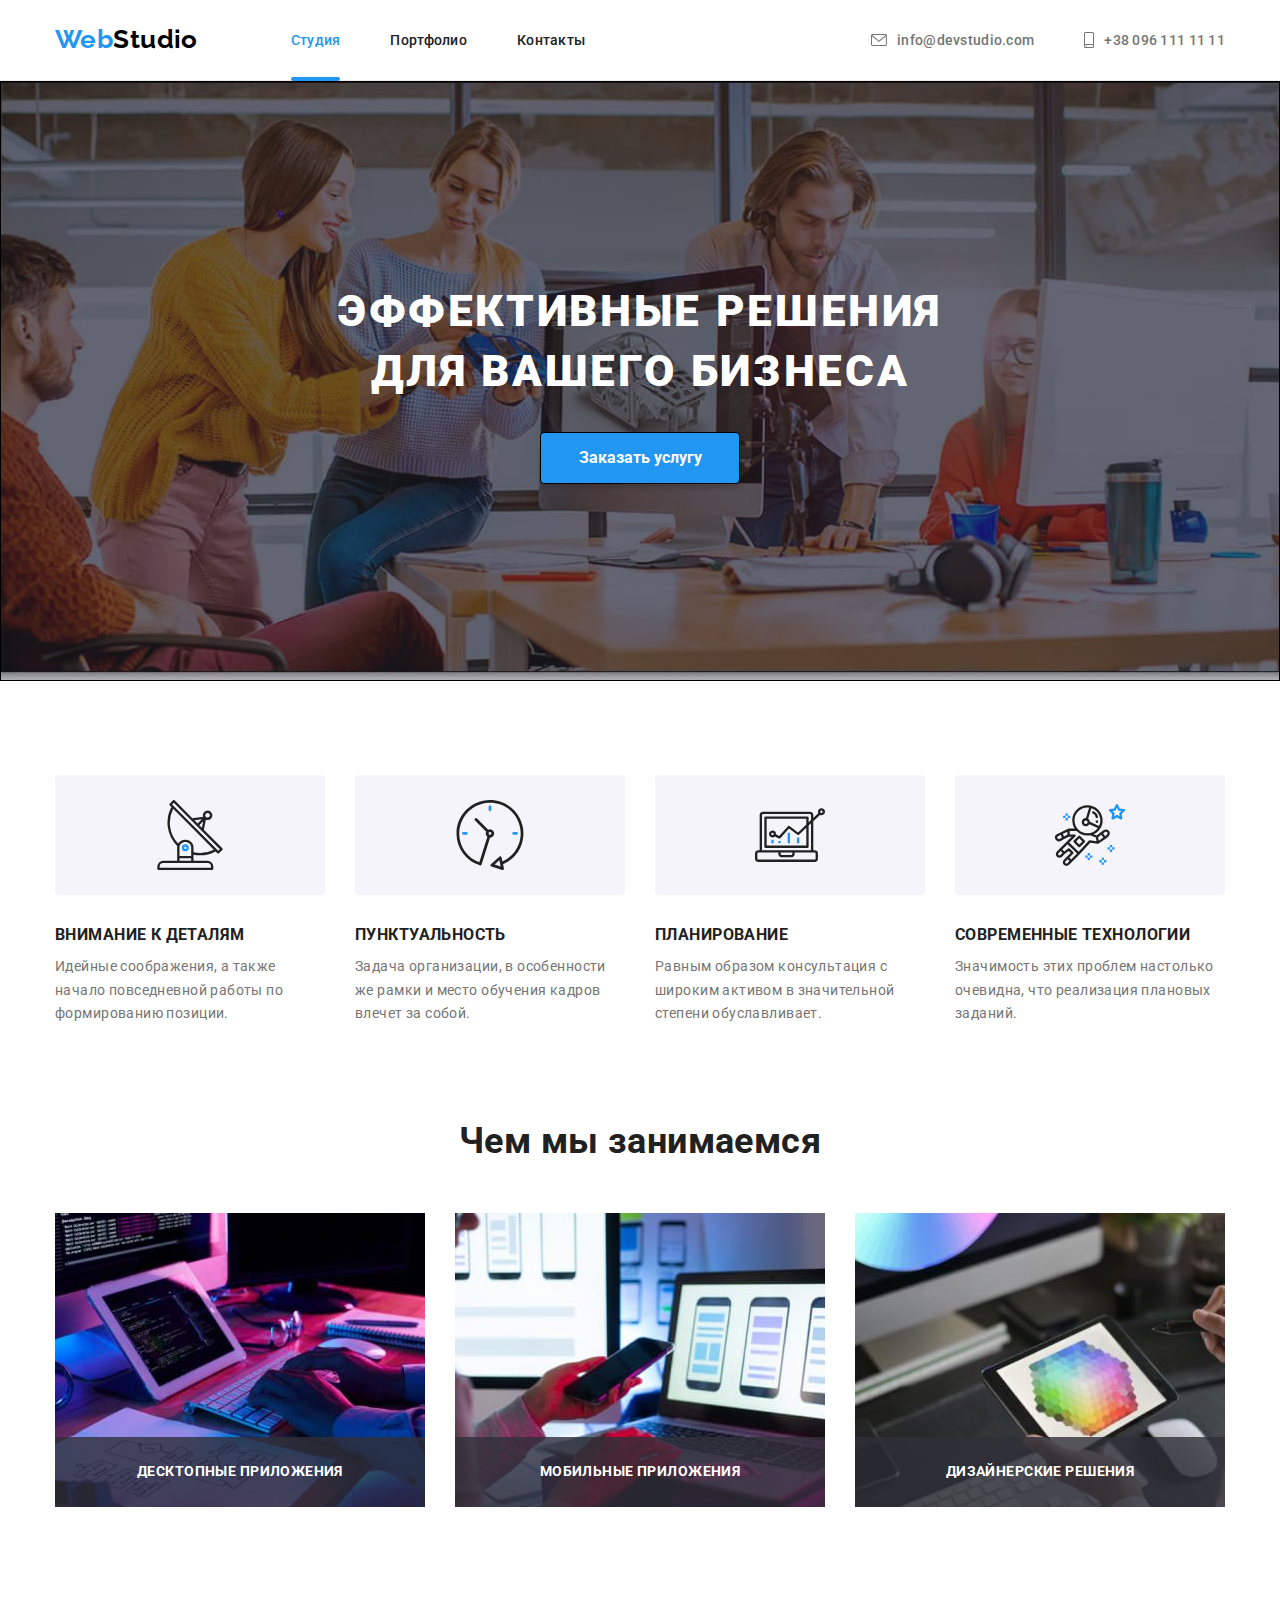
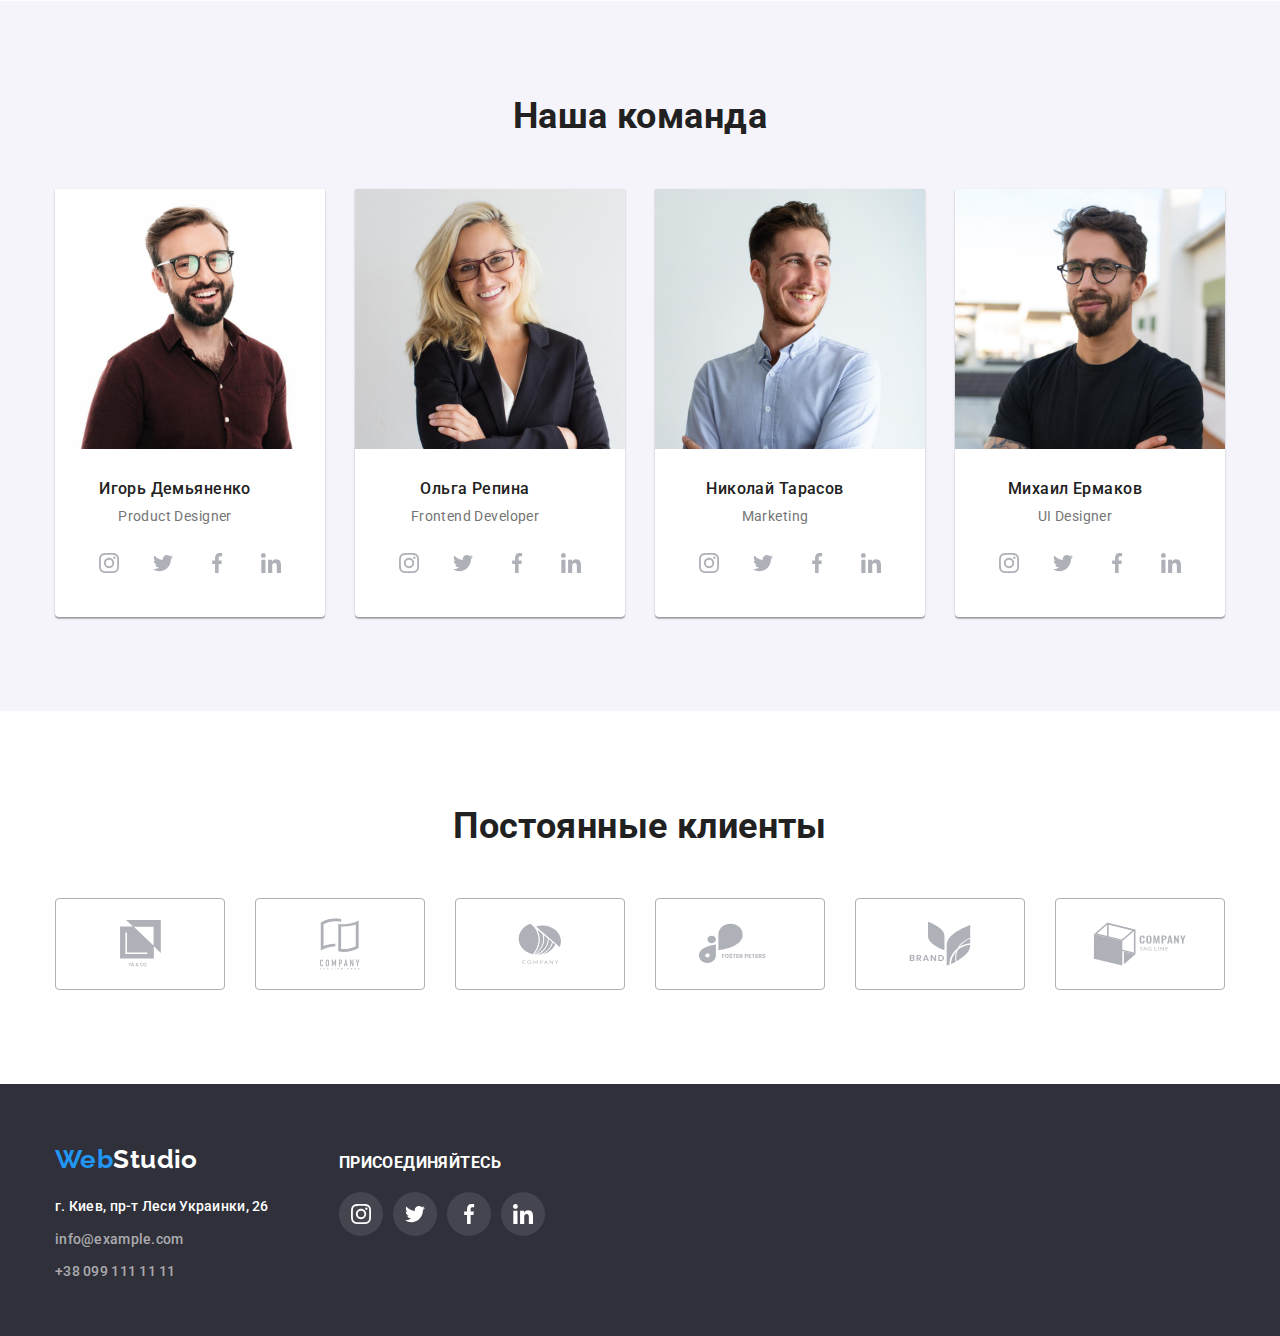
<file: index.html>
<!DOCTYPE html>
<html lang="ru">
    <head>
        <meta charset="UTF-8">
        <meta http-equiv="X-UA-Compatible" content="IE=edge">
        <meta name="viewport" content="width=device-width, initial-scale=1.0">
        <title>Студия</title>
        <link rel="stylesheet" href="https://cdnjs.cloudflare.com/ajax/libs/modern-normalize/1.1.0/modern-normalize.min.css">
        <link rel="preconnect" href="https://fonts.googleapis.com">
        <link rel="preconnect" href="https://fonts.gstatic.com" crossorigin>
        <link href="https://fonts.googleapis.com/css2?family=Raleway:wght@700&family=Roboto:wght@400;500;700;900&display=swap" rel="stylesheet">
        <link rel="stylesheet" href="./css/styles.css">
    </head>
  
    <body class="page">
        
        <!-- Header section -->
        <header class="header-section">
            <div class="container header-container">
                <nav class="header-container">
                    <a href="./index.html" class="logo">Web<span class="logo-header">Studio</span></a>
                    <ul class="list site-nav">
                        <li class="site-nav-item">
                            <a href="./index.html" class="site-nav-link link current">Студия</a>
                        </li>
                        <li class="site-nav-item">
                            <a href="./portfolio.html" class="site-nav-link link">Портфолио</a>
                        </li>
                        <li class="site-nav-link site-nav-item">
                            <a href="#" class="link">Контакты</a>
                        </li>
                    </ul>
                </nav>
                    <ul class="list header-contacts">
                        <li class="header-contacts-item">
                            <a href="mailto:info@devstudio.com" class="link">
                                <svg class="header-contacts-icons" width="16px" height="12px">
                                    <use href="./images/icons.svg#icon-envelope"></use>
                                </svg>
                                info@devstudio.com
                            </a>
                        </li>
                        <li class="header-contacts-item"> 
                            <a href="tel:+380961111111" class="link">
                                <svg class="header-contacts-icons" width="10px" height="16px">
                                    <use href="./images/icons.svg#icon-smartphone"></use>
                                </svg>
                                +38 096 111 11 11
                            </a>
                        </li>
                    </ul>
            </div>
        </header>
        
        <main>

            <!-- Hero section -->
            <section class="hero-section">
                <div class="container">
                    <h1 class="main-title">Эффективные решения<br> для вашего бизнеса</h1>
                    <button data-modal-open type="button" class="btn btn-primary submit-btn">Заказать услугу</button>
                </div>
            </section>

            <!-- Why us section -->
            <section class="why-us-section">
                <div class="container">
                    <h2 class="section-title visually-hidden">Наши особенности</h2>
                    <ul class="characteristic-list list">
                        <li class="why-us-section-item">
                            <div class="why-us-section-object">
                                <svg class="why-us-section-icon">
                                    <use href="./images/icons.svg#icon-antenna"></use>
                                </svg>
                            </div>
                            <h3 class="characteristic-title">Внимание к деталям</h3> 
                            <p class="characteristic-content">Идейные соображения, а также начало повседневной работы по формированию позиции.</p>
                        </li>
                        <li class="why-us-section-item">
                            <div class="why-us-section-object">
                                <svg class="why-us-section-icon">
                                    <use href="./images/icons.svg#icon-clock"></use>
                                 </svg>
                            </div>
                            <h3 class="characteristic-title">Пунктуальность</h3>
                            <p class="characteristic-content">Задача организации, в особенности же рамки и место обучения кадров влечет за собой.</p>
                        </li>
                        <li class="why-us-section-item">
                            <div class="why-us-section-object">
                                <svg class="why-us-section-icon">
                                    <use href="./images/icons.svg#icon-diagram"></use>
                                </svg>
                            </div>
                            <h3 class="characteristic-title">Планирование</h3>
                            <p class="characteristic-content">Равным образом консультация с широким активом в значительной степени обуславливает.</p>
                        </li>
                        <li class="why-us-section-item">
                            <div class="why-us-section-object">
                                <svg class="why-us-section-icon">
                                    <use href="./images/icons.svg#icon-astronaut"></use>
                                </svg>
                            </div>
                            <h3 class="characteristic-title">Современные технологии</h3>
                            <p class="characteristic-content">Значимость этих проблем настолько очевидна, что реализация плановых заданий.</p>
                        </li>
                    </ul>
                </div>
            </section>
                
            <!-- What we do section-->
            <section class="what-we-do-section">
                <div class="container">
                    <h2 class="section-title">Чем мы занимаемся</h2>
                    <ul class="what-we-do-list list">
                        <li class="what-we-do-item">
                            <img src="./images/box1.jpg" alt="человек печатает" width="370" height="294" class="what-we-do-img">
                            <h3 class="what-we-do-title">Десктопные приложения</h3>
                        </li>
                        <li class="what-we-do-item">
                            <img src="./images/box2.jpg" alt="человек с телефоном на фоне ноутбука" width="370" height="294" class="what-we-do-img">
                            <h3 class="what-we-do-title">Мобильные приложения</h3>
                        </li>
                        <li class="what-we-do-item">
                            <img src="./images/box3.jpg" alt="человек с планшетом выбирает цвет" width="370" height="294" class="what-we-do-img">
                            <h3 class="what-we-do-title">Дизайнерские решения</h3>
                        </li>
                    </ul>
                </div>
            </section>
            
            <!-- Our team section-->
            <section class="our-team-section">
                <div class="container">
                    <h2 class="section-title">Наша команда</h2>
                    <ul class=" our-team-list list">
                        <li class="team-list-item">
                            <img src="./images/img.jpg" alt="Игорь Демьяненко" width="270" height="260" class="our-team-list-img">
                            <h3 class="team-section-title">Игорь Демьяненко</h3>
                            <p class="team-section-description">Product Designer</p>
                            <ul class="team-list-contacts list">
                                <li class="team-contacts-item">
                                    <a href="#" class="team-contacts-link link" aria-label="instagram">
                                        <svg width="20px" height="20px">
                                            <use href="./images/icons.svg#icon-instagram"></use>
                                        </svg>
                                    </a>
                                </li>
                                <li class="team-contacts-item">
                                    <a href="#" class="team-contacts-link link" aria-label="twitter">
                                        <svg width="20px" height="20px">
                                            <use href="./images/icons.svg#icon-twitter"></use>
                                        </svg>
                                    </a>
                                </li>
                                <li class="team-contacts-item">
                                    <a href="#" class="team-contacts-link link" aria-label="facebook">
                                        <svg width="20px" height="20px">
                                            <use href="./images/icons.svg#icon-facebook"></use>
                                        </svg>
                                    </a>
                                </li>
                                <li class="team-contacts-item">
                                    <a href="#" class="team-contacts-link link" aria-label="linkedin">
                                        <svg width="20px" height="20px">
                                            <use href="./images/icons.svg#icon-linkedin"></use>
                                        </svg>
                                    </a>
                                </li>
                             </ul>
                        </li>
                        <li class="team-list-item">
                            <img src="./images/img1.jpg" alt="Ольга Репина" width="270" height="260"  class="our-team-list-img">
                            <h3 class="team-section-title">Ольга Репина</h3>
                            <p class="team-section-description">Frontend Developer</p>
                            <ul class="team-list-contacts list">
                                <li class="team-contacts-item">
                                    <a href="#" class="team-contacts-link link" aria-label="instagram">
                                        <svg width="20px" height="20px">
                                            <use href="./images/icons.svg#icon-instagram"></use>
                                        </svg>
                                    </a>
                                </li>
                                <li class="team-contacts-item">
                                    <a href="#" class="team-contacts-link link" aria-label="twitter">
                                        <svg width="20px" height="20px">
                                            <use href="./images/icons.svg#icon-twitter"></use>
                                        </svg>
                                    </a>
                                </li>
                                <li class="team-contacts-item">
                                    <a href="#" class="team-contacts-link link" aria-label="facebook">
                                        <svg width="20px" height="20px">
                                            <use href="./images/icons.svg#icon-facebook"></use>
                                        </svg>
                                    </a>
                                </li>
                                <li class="team-contacts-item">
                                    <a href="#" class="team-contacts-link link" aria-label="linkedin">
                                        <svg width="20px" height="20px">
                                            <use href="./images/icons.svg#icon-linkedin"></use>
                                        </svg>
                                    </a>
                                </li>
                            </ul>
                        </li>
                        <li class="team-list-item">
                            <img src="./images/img2.jpg" alt="Николай Тарасов" width="270" height="260" class="our-team-list-img">
                            <h3 class="team-section-title">Николай Тарасов</h3>
                            <p class="team-section-description">Marketing</p>
                            <ul class="team-list-contacts list">
                                <li class="team-contacts-item">
                                    <a href="#" class="team-contacts-link link" aria-label="instagram">
                                        <svg width="20px" height="20px">
                                            <use href="./images/icons.svg#icon-instagram"></use>
                                        </svg>
                                    </a>
                                </li>
                                <li class="team-contacts-item">
                                    <a href="#" class="team-contacts-link link" aria-label="twitter">
                                        <svg width="20px" height="20px">
                                            <use href="./images/icons.svg#icon-twitter"></use>
                                        </svg>
                                    </a>
                                </li>
                                <li class="team-contacts-item">
                                    <a href="#" class="team-contacts-link link" aria-label="facebook">
                                        <svg width="20px" height="20px">
                                            <use href="./images/icons.svg#icon-facebook"></use>
                                        </svg>
                                    </a>
                                </li>
                                <li class="team-contacts-item">
                                    <a href="#" class="team-contacts-link link" aria-label="linkedin">
                                        <svg width="20px" height="20px">
                                            <use href="./images/icons.svg#icon-linkedin"></use>
                                        </svg>
                                    </a>
                                </li>
                            </ul>
                        </li>
                        <li class="team-list-item">
                            <img src="./images/img3.jpg" alt="Михаил Ермаков" width="270" height="260" class="our-team-list-img">
                            <h3 class="team-section-title">Михаил Ермаков</h3>
                            <p class="team-section-description">UI Designer</p>
                            <ul class="team-list-contacts list">
                                <li class="team-contacts-item">
                                    <a href="#" class="team-contacts-link link" aria-label="instagram">
                                        <svg width="20px" height="20px">
                                            <use href="./images/icons.svg#icon-instagram"></use>
                                        </svg>
                                    </a>
                                </li>
                                <li class="team-contacts-item">
                                    <a href="#" class="team-contacts-link link" aria-label="twitter">
                                        <svg width="20px" height="20px">
                                            <use href="./images/icons.svg#icon-twitter"></use>
                                        </svg>
                                    </a>
                                </li>
                                <li class="team-contacts-item">
                                    <a href="#" class="team-contacts-link link" aria-label="facebook">
                                        <svg width="20px" height="20px">
                                            <use href="./images/icons.svg#icon-facebook"></use>
                                        </svg>
                                    </a>
                                </li>
                                <li class="team-contacts-item">
                                    <a href="#" class="team-contacts-link link" aria-label="linkedin">
                                        <svg width="20px" height="20px">
                                            <use href="./images/icons.svg#icon-linkedin"></use>
                                        </svg>
                                    </a>
                                </li>
                            </ul>
                        </li>
                    </ul>
                </div>
            </section>

            <!-- Regular customers section -->
            <section class="regular-customers-section">
                <div class="container"> 
                    <h2 class="section-title">Постоянные клиенты</h2>
                    <ul class="customers-list list">
                        <li class="customers-list-item">
                             <a href="#" class="custumers-link link">
                                 <svg width="41px" height="46.7px">
                                    <use href="./images/icons.svg#icon-logo-1"></use>
                                </svg>
                            </a>
                        </li>
                        <li class="customers-list-item">
                            <a href="#" class="custumers-link link">
                                <svg width="40px" height="52px">
                                    <use href="./images/icons.svg#icon-logo-2"></use>
                                </svg>
                            </a>
                        </li>
                        <li class="customers-list-item">
                            <a href="#" class="custumers-link link">
                                <svg width="43.46px" height="41.18px">
                                    <use href="./images/icons.svg#icon-logo-3"></use>
                                </svg>
                            </a>
                        </li>
                        <li class="customers-list-item">
                            <a href="#" class="custumers-link link">
                                <svg width="84.44px" height="40.62px">
                                    <use href="./images/icons.svg#icon-logo-4"></use>
                                </svg>
                            </a>
                        </li>
                        <li class="customers-list-item">
                            <a href="#" class="custumers-link link">
                                <svg width="62.54px" height="45.43px">
                                    <use href="./images/icons.svg#icon-logo-5"></use>
                                </svg>
                            </a>
                        </li>
                        <li class="customers-list-item">
                            <a href="#" class="custumers-link link">
                                <svg width="93.79px" height="43.93px">
                                    <use href="./images/icons.svg#icon-logo-6"></use>
                                </svg>
                            </a>
                        </li>
                    </ul>
                </div>

            </section>
        </main>

        <!-- Footer section -->
        <footer class="footer-section">
            <div class="container footer-container">
                <div class="footer-contacts">
                    <a href="./index.html" class="logo">Web<span class="logo-footer">Studio</span></a>
                    <address class="address-section">
                        <ul class="list address-list">
                            <li>
                                <a href="https://www.google.com.ua/maps/place/%D0%B1%D1%83%D0%BB%D1%8C%D0%B2%D0%B0%D1%80+%D0%9B%D0%B5%D1%81%D1%96+%D0%A3%D0%BA%D1%80%D0%B0%D1%97%D0%BD%D0%BA%D0%B8,+26,+%D0%9A%D0%B8%D1%97%D0%B2,+02000/@50.4265841,30.5361971,17z/data=!3m1!4b1!4m5!3m4!1s0x40d4cf0e033ecbe9:0x57a4dffefec77da0!8m2!3d50.4265807!4d30.5383858?hl=uk" class="link address-link">г. Киев, пр-т Леси Украинки, 26</a>
                            </li>
                            <li>
                                <a href="mailto:info@example.com" class="link address-contacts">info@example.com</a>
                            </li>
                            <li>
                                <a href="tel:+380991111111" class="link address-contacts">+38 099 111 11 11</a>
                            </li>
                        </ul>
                    </address>
                </div>
                <div class="foter-social">
                    <h3 class="footer-welcome-title">присоединяйтесь</h3>
                    <ul class="footer-social-list list">
                        <li class="footer-social-list-item">
                            <a href="#" class="footer-social-link link" aria-label="instagram">
                                <svg class="footer-social-icon" width="20" height="20">
                                    <use href="images/icons.svg#icon-instagram"></use>
                                </svg>
                            </a>
                        </li>
                        <li class="footer-social-list-item">
                            <a href="#" class="footer-social-link link" aria-label="twitter">
                                <svg class="footer-social-icon" width="20px" height="20px">
                                    <use href="images/icons.svg#icon-twitter"></use>
                                </svg>
                            </a>
                        </li>
                        <li class="footer-social-list-item">
                            <a href="#" class="footer-social-link link" aria-label="facebook">
                                <svg class="footer-social-icon" width="20px" height="20px">
                                    <use href="images/icons.svg#icon-facebook"></use>
                                </svg>
                            </a>
                        </li>
                        <li class="footer-social-list-item">
                            <a href="#" class="footer-social-link link" aria-label="linkedin">
                                <svg class="footer-social-icon" width="20px" height="20px">
                                    <use href="images/icons.svg#icon-linkedin"></use>
                                </svg>
                            </a>
                        </li>
                    </ul>
                </div>
            </div>
        </footer>

        <!-- Modal -->
        <div data-modal class="backdrop is-hidden">
            <div class="service-modal">
                <button data-modal-close type="button" class="close-btn btn">
                    <svg width="11px" height="11px">
                        <use href="./images/icons.svg#icon-close"></use>
                    </svg>
                </button>
            </div>
        </div>
        
        <script src="./js/modal.js"></script>
    </body>
</html>
</file>
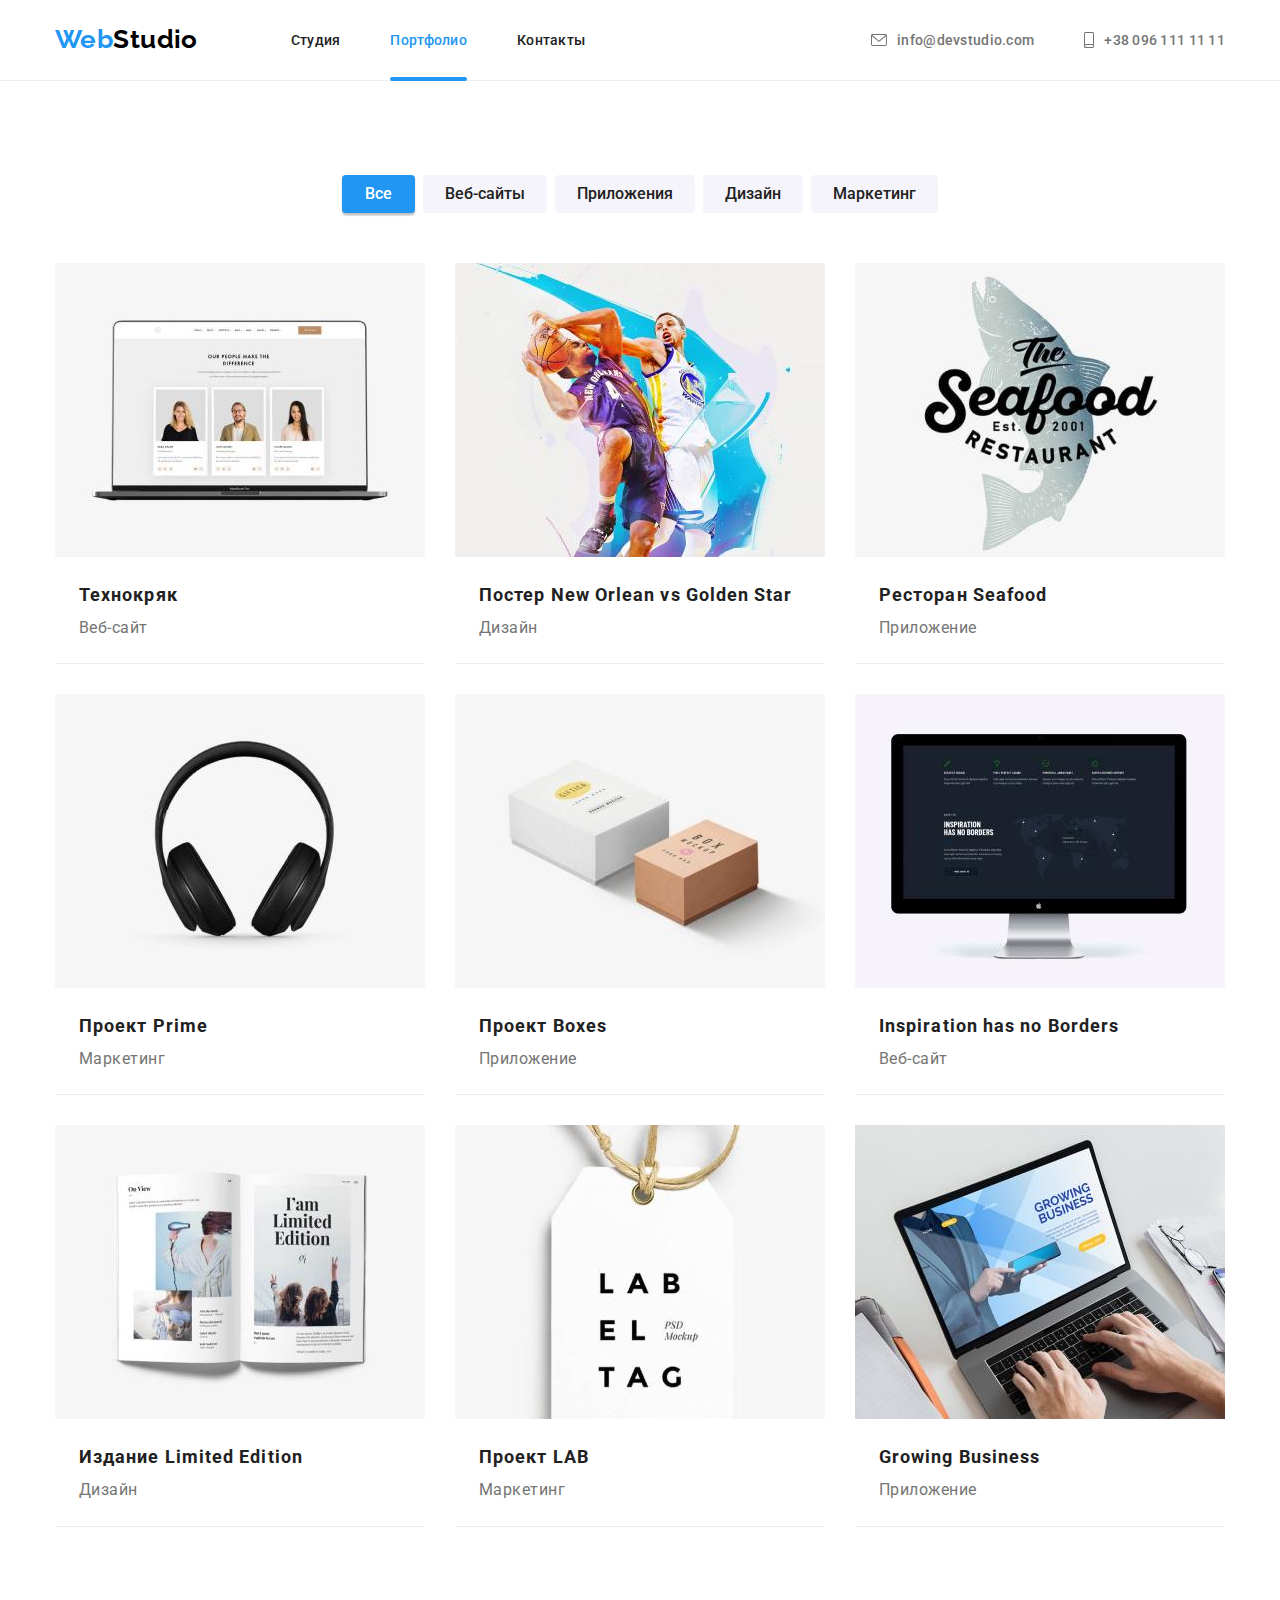
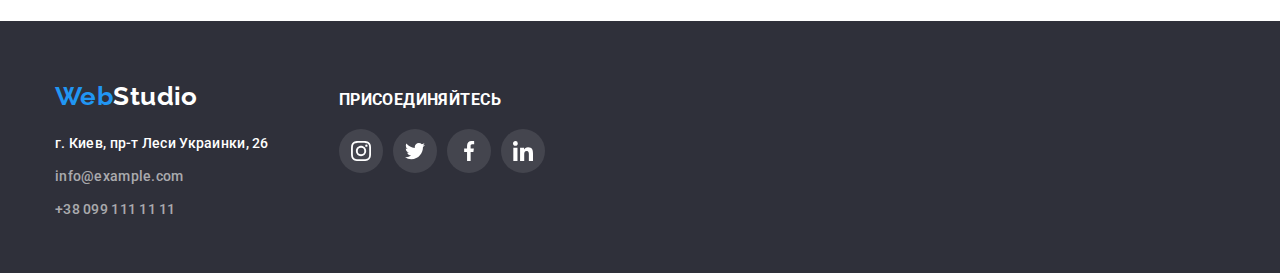
<file: portfolio.html>
<!DOCTYPE html>
<html lang="ru">
<head>
    <meta charset="UTF-8">
    <meta http-equiv="X-UA-Compatible" content="IE=edge">
    <meta name="viewport" content="width=device-width, initial-scale=1.0">
    <title>Портфолио</title>
    <link rel="stylesheet" href="https://cdnjs.cloudflare.com/ajax/libs/modern-normalize/1.1.0/modern-normalize.min.css">
    <link rel="preconnect" href="https://fonts.googleapis.com">
    <link rel="preconnect" href="https://fonts.gstatic.com" crossorigin>
    <link href="https://fonts.googleapis.com/css2?family=Raleway:wght@700&family=Roboto:wght@400;500;700;900&display=swap" rel="stylesheet">
    <link rel="stylesheet" href="./css/styles.css">
    </head>
    <body class="page">

    <!-- Header section -->
        <header class="header-section">
            <div class="container header-container">
                <nav class="header-container">
                    <a href="./index.html" class="logo">Web<span class="logo-header">Studio</span></a>
                    <ul class="list site-nav">
                        <li class="site-nav-item">
                            <a href="./index.html" class="site-nav-link link">Студия</a>
                        </li>
                        <li class="site-nav-item">
                            <a href="./portfolio.html" class="site-nav-link link current">Портфолио</a>
                        </li>
                        <li class="site-nav-item">
                            <a href="#" class="site-nav-link link">Контакты</a>
                        </li>
                    </ul>
                </nav>
                <ul class="list header-contacts">
                    <li class="header-contacts-item">
                        <a href="mailto:info@devstudio.com" class="link">
                            <svg class="header-contacts-icons" width="16px" height="12px">
                                <use href="./images/icons.svg#icon-envelope"></use>
                            </svg>
                            info@devstudio.com
                        </a>
                    </li>
                    <li class="header-contacts-item">
                        <a href="tel:+380961111111" class="link">
                            <svg class="header-contacts-icons" width="10px" height="16px">
                                <use href="./images/icons.svg#icon-smartphone"></use>
                            </svg>
                            +38 096 111 11 11
                        </a>
                    </li>
                </ul>
            </div>
        </header>

        <main>

            <!-- Work samples section -->
            <section class="samples-section">
                <div class="container">
                    <h1 class="section-title visually-hidden">Примеры работ</h1>
                    <ul class=" samples-btn-list list">
                        <li><button type="button" class="btn btn-primary btn-filter">Все</button></li>
                        <li><button type="button" class="btn btn-secondary btn-filter">Веб-сайты</button></li>
                        <li><button type="button" class="btn btn-secondary btn-filter">Приложения</button></li>
                        <li><button type="button" class="btn btn-secondary btn-filter">Дизайн</button></li>
                        <li><button type="button" class="btn btn-secondary btn-filter">Маркетинг</button></li>
                    </ul>

                    <ul class="samples-section-list list">
                    
                        <li class="samples-section-item">
                            <div class="samples-card">
                                <a href="#" class="samples-link link">
                                    <div class="samples-card-thumb">
                                        <img src="./images/techno.jpg" alt="ноутбук с веб-сайтом" width="370" height="294">
                                        <p class="samples-action-text">Технокряк это современная площадка распространения коронавируса. Компании используют эту платформу для цифрового
                                        шпионажа и атак на защищённые сервера конкурентов.</p>
                                    </div>
                                    <div class="samples-card-content">
                                        <h2 class="samples-section-title">Технокряк</h2>
                                        <p class="samples-section-description">Веб-сайт</p>
                                    </div>
                                </a>
                            </div>
                        </li>

                        <li class="samples-section-item">
                            <div class="samples-card">
                                <a href="#" class="samples-link link">
                                    <div class="samples-card-thumb">
                                        <img src="./images/poster.jpg" alt="постер с баскетболистами" width="370" height="294"> 
                                        <p class="samples-action-text">Технокряк это современная площадка распространения коронавируса. Компании используют эту платформу для цифрового шпионажа и атак на защищённые сервера конкурентов.</p>
                                    </div>
                                    <div class="samples-card-content">
                                        <h2 class="samples-section-title">Постер New Orlean vs Golden Star</h2>
                                        <p class="samples-section-description">Дизайн</p>
                                    </div>
                                </a>
                            </div>    
                        </li>
                    
                        <li class="samples-section-item">
                            <div class="samples-card">
                                <a href="#" class="samples-link link">
                                    <div class="samples-card-thumb">
                                        <img src="./images/seafood.jpg" alt="логотип ресторана" width="370" height="294">
                                        <p class="samples-action-text">Технокряк это современная площадка распространения коронавируса. Компании используют эту
                                        платформу для цифрового шпионажа и атак на защищённые сервера конкурентов.</p>
                                    </div>
                                    <div class="samples-card-content">
                                        <h2 class="samples-section-title">Ресторан Seafood</h2>
                                        <p class="samples-section-description">Приложение</p>
                                    </div>
                                </a>
                            </div>    
                        </li>
                    
                    
                        <li class="samples-section-item">
                            <div class="samples-card">
                                <a href="#" class="samples-link link">
                                    <div class="samples-card-thumb">
                                        <img src="./images/prime.jpg" alt="наушники" width="370" height="294">
                                        <p class="samples-action-text">Технокряк это современная площадка распространения коронавируса. Компании используют эту
                                        платформу для цифрового шпионажа и атак на защищённые сервера конкурентов.</p>
                                    </div>
                                    <div class="samples-card-content">
                                        <h2 class="samples-section-title">Проект Prime</h2>
                                        <p class="samples-section-description">Маркетинг</p>
                                    </div>
                                </a>
                            </div>
                        </li>

                        <li class="samples-section-item">
                            <div class="samples-card">
                                <a href="#" class="samples-link link">
                                    <div class="samples-card-thumb">
                                        <img src="./images/projectbox.jpg" alt="коробки" width="370" height="294">
                                        <p class="samples-action-text">Технокряк это современная площадка распространения коронавируса. Компании используют эту
                                        платформу для цифрового шпионажа и атак на защищённые сервера конкурентов.</p>
                                    </div>
                                    <div class="samples-card-content">
                                        <h2 class="samples-section-title">Проект Boxes</h2>
                                        <p class="samples-section-description">Приложение</p>
                                    </div>
                                </a>
                            </div>
                        </li>
                    
                        <li class="samples-section-item">
                            <div class="samples-card">
                                <a href="#" class="samples-link link">
                                    <div class="samples-card-thumb">
                                        <img src="./images/inspiration.jpg" alt="iMac" width="370" height="294">
                                        <p class="samples-action-text">Технокряк это современная площадка распространения коронавируса. Компании используют эту
                                        платформу для цифрового шпионажа и атак на защищённые сервера конкурентов.</p>
                                    </div>
                                    <div class="samples-card-content">
                                        <h2 class="samples-section-title">Inspiration has no Borders</h2>
                                        <p class="samples-section-description">Веб-сайт</p>
                                    </div>
                                </a>
                            </div>
                        </li>

                        <li class="samples-section-item">
                            <div class="samples-card">
                                <a href="#" class="samples-link link">
                                    <div class="samples-card-thumb">
                                        <img src="./images/magazine.jpg" alt="журнал" width="370" height="294">
                                        <p class="samples-action-text">Технокряк это современная площадка распространения коронавируса. Компании используют эту
                                        платформу для цифрового шпионажа и атак на защищённые сервера конкурентов.</p>
                                    </div>
                                    <div class="samples-card-content">
                                        <h2 class="samples-section-title">Издание Limited Edition</h2>
                                        <p class="samples-section-description">Дизайн</p>
                                    </div>
                                </a>
                            </div>
                        </li>

                        <li class="samples-section-item">
                            <div class="samples-card">
                                <a href="#" class="samples-link link">
                                    <div class="samples-card-thumb">
                                        <img src="./images/lab.jpg" alt="бирка" width="370" height="294">
                                        <p class="samples-action-text">Технокряк это современная площадка распространения коронавируса. Компании используют эту
                                        платформу для цифрового шпионажа и атак на защищённые сервера конкурентов.</p>
                                    </div>
                                    <div class="samples-card-content">
                                        <h2 class="samples-section-title">Проект LAB</h2>
                                        <p class="samples-section-description">Маркетинг</p>
                                    </div>
                                </a>
                            </div>
                        </li>
                    
                        <li class="samples-section-item">
                            <div class="samples-card">
                                <a href="#" class="samples-link link">
                                    <div class="samples-card-thumb">
                                        <img src="./images/business.jpg" alt="ноутбук" width="370" height="294">
                                        <p class="samples-action-text">Технокряк это современная площадка распространения коронавируса. Компании используют эту
                                        платформу для цифрового шпионажа и атак на защищённые сервера конкурентов.</p>
                                    </div>
                                    <div class="samples-card-content">
                                        <h2 class="samples-section-title">Growing Business</h2>
                                        <p class="samples-section-description">Приложение</p>
                                    </div>
                                </a>
                            </div>
                        </li>

                    </ul>
                </div>
            </section>

        </main>

        <!-- Footer section -->
        <footer class="footer-section">
            <div class="container footer-container">
                <div class="footer-contacts">
                    <a href="./index.html" class="logo">Web<span class="logo-footer">Studio</span></a>
                    <address class="address-section">
                        <ul class="list address-list">
                            <li>
                                <a href="https://www.google.com.ua/maps/place/%D0%B1%D1%83%D0%BB%D1%8C%D0%B2%D0%B0%D1%80+%D0%9B%D0%B5%D1%81%D1%96+%D0%A3%D0%BA%D1%80%D0%B0%D1%97%D0%BD%D0%BA%D0%B8,+26,+%D0%9A%D0%B8%D1%97%D0%B2,+02000/@50.4265841,30.5361971,17z/data=!3m1!4b1!4m5!3m4!1s0x40d4cf0e033ecbe9:0x57a4dffefec77da0!8m2!3d50.4265807!4d30.5383858?hl=uk"
                                    class="link address-link">г. Киев, пр-т Леси Украинки, 26</a>
                            </li>
                            <li>
                                <a href="mailto:info@example.com" class="link address-contacts">info@example.com</a>
                            </li>
                            <li>
                                <a href="tel:+380991111111" class="link address-contacts">+38 099 111 11 11</a>
                            </li>
                        </ul>
                    </address>
                </div>
                <div class="foter-social">
                    <h3 class="footer-welcome-title">присоединяйтесь</h3>
                    <ul class="footer-social-list list">
                        <li class="footer-social-list-item">
                            <a href="#" class="footer-social-link link" aria-label="instagram">
                                <svg class="footer-social-icon" width="20" height="20">
                                    <use href="./images/icons.svg#icon-instagram"></use>
                                </svg>
                            </a>
                        </li>
                        <li class="footer-social-list-item">
                            <a href="#" class="footer-social-link link" aria-label="twitter">
                                <svg class="footer-social-icon" width="20px" height="20px">
                                    <use href="./images/icons.svg#icon-twitter"></use>
                                </svg>
                            </a>
                        </li>
                        <li class="footer-social-list-item">
                            <a href="#" class="footer-social-link link" aria-label="facebook">
                                <svg class="footer-social-icon" width="20px" height="20px">
                                    <use href="./images/icons.svg#icon-facebook"></use>
                                </svg>
                            </a>
                        </li>
                        <li class="footer-social-list-item">
                            <a href="#" class="footer-social-link link" aria-label="linkedin">
                                <svg class="footer-social-icon" width="20px" height="20px">
                                    <use href="./images/icons.svg#icon-linkedin"></use>
                                </svg>
                            </a>
                        </li>
                    </ul>
                </div>
            </div>
        </footer>

    </body>
</html>
</file>
<file: css/styles.css>
:root {
  --card-set-gap: 30px;

  --primary-text-color: #757575;
  --accent-color: #2196f3;
  --main-color: #ffffff;
  --secondary-color: #f5f4fa;
  --title-text-color: #212121;
  --main-timing-function: cubic-bezier(0.4, 0, 0.2, 1);
  --animation-time: 250ms;
}
.page {
  background-color: var(--main-color);
  color: var(--primary-text-color);
  font-family: Roboto, sans-serif;
  font-size: 14px;
  letter-spacing: 0.03em;
}
h1,
h2,
h3,
h4,
p {
  margin: 0;
}

img {
  display: block;
  max-width: 100%;
  height: auto;
}

/* Basic elemnts */

.container {
  width: 1200px;
  padding-left: 15px;
  padding-right: 15px;
  margin-left: auto;
  margin-right: auto;
}

/* Lists */
.list {
  list-style: none;
  margin: 0;
  padding: 0;
}

/* Logo */
.logo {
  color: var(--accent-color);
  text-decoration: none;
  font-family: Raleway, sans-serif;
  font-weight: bold;
  font-size: 26px;
  line-height: 1.2;
}
.logo-header {
  color: #000000;
}
.logo-footer {
  color: var(--main-color);
}

/* Links*/
.link {
  text-decoration: none;
  color: var(--title-text-color);
  font-weight: 500;
  line-height: 16px;
  letter-spacing: 0.02em;
  transition: color var(--animation-time) var(--main-timing-function);
}

.link:hover,
.link:focus {
  color: var(--accent-color);
}

.link.current {
  color: var(--accent-color);
}

/* Buttons */
.btn {
  cursor: pointer;
  font-family: inherit;
  font-size: 16px;
  text-align: center;
  border-radius: 4px;
  border: transparent;
  transition: background-color var(--animation-time) var(--main-timing-function),
    color var(--animation-time) var(--main-timing-function);
}

.btn:hover,
.btn:focus {
  color: var(--main-color);
  background-color: var(--accent-color);
}

.btn-primary {
  color: var(--main-color);
  background-color: var(--accent-color);
}

.btn-secondary {
  color: var(--title-text-color);
  background-color: var(--secondary-color);
}

.submit-btn {
  font-weight: 700;
  line-height: 1.9;
  background-color: #2196f3;

  min-width: 200px;
  padding: 10px 32px;
  border: 1px solid #000000;
  box-shadow: 0 4px 4px rgba(0, 0, 0, 0.15);
}

.btn-filter {
  font-weight: 500;
  line-height: 1.6;
  min-width: 73px;
  padding: 6px 22px;
}

.btn-filter.btn-primary {
  box-shadow: 0px 3px 1px rgba(0, 0, 0, 0.1), 0px 1px 2px rgba(0, 0, 0, 0.08),
    0px 2px 2px rgba(0, 0, 0, 0.12);
}

.btn.btn-secondary:hover,
.btn.btn-filter:focus {
  color: var(--main-color);
  background-color: var(--accent-color);
  box-shadow: 0px 3px 1px rgba(0, 0, 0, 0.1), 0px 1px 2px rgba(0, 0, 0, 0.08),
    0px 2px 2px rgba(0, 0, 0, 0.12);
}

.visually-hidden {
  position: absolute;
  clip: rect(0 0 0 0);
  width: 1px;
  height: 1px;
  margin: -1px;
}

/* Header section */
.header-section {
  border-bottom: 1px solid #ececec;
}

.header-container {
  display: flex;
  align-items: center;
}

.site-nav {
  display: flex;
  margin-left: 93px;
}

.site-nav-item:not(:first-child) {
  margin-left: 50px;
}

.site-nav-link {
  position: relative;
  display: block;
  padding-top: 32px;
  padding-bottom: 32px;
}

.site-nav-link.current::after {
  content: "";

  position: absolute;
  left: 0;
  bottom: -1px;

  width: 100%;
  height: 4px;

  background-color: var(--accent-color);
  border-radius: 2px;

  transform: scaleX(1);
}
.site-nav-link::after {
  content: "";

  transform: scaleX(0);
  transition: transform var(--animation-time) var(--main-timing-function);
}
.site-nav-link:hover::after,
.site-nav-link:focus::after {
  content: "";

  position: absolute;
  left: 0;
  bottom: -1px;

  width: 100%;
  height: 4px;

  background-color: var(--accent-color);
  border-radius: 2px;

  transform: scaleX(1);
}

.header-contacts {
  display: flex;
  align-items: center;
  padding-top: 15px;
  padding-bottom: 15px;
  margin-left: auto;
}

.header-contacts-item > .link {
  display: flex;
  align-items: center;
  color: var(--primary-text-color);
}

.header-contacts-item:not(:first-child) {
  margin-left: 50px;
}
.header-contacts-icons {
  margin-right: 10px;
  fill: currentColor;
}

.header-contacts-item > .link:hover,
.header-contacts-item > .link:focus {
  color: var(--accent-color);
  fill: var(--accent-color);
}

/* Studio elements */

/* Hero section */
.hero-section {
  max-width: 1600px;
  height: 600px;
  background-color: #2f303a;
  border: solid 1px #000000;
  background-image: linear-gradient(
      rgba(47, 48, 58, 0.4),
      rgba(47, 48, 58, 0.4)
    ),
    url(../images/hero-bg.jpg);
  background-size: cover;
  background-repeat: no-repeat;
  background-position: center;

  margin-left: auto;
  margin-right: auto;
  padding-top: 200px;
  padding-bottom: 200px;

  text-align: center;
}

.main-title {
  margin-bottom: 30px;

  text-transform: uppercase;
  font-weight: 900;
  font-size: 44px;
  line-height: 1.36;
  color: var(--main-color);
  letter-spacing: 0.06em;
}

/* Why us section */
.why-us-section {
  padding-top: 94px;
  padding-bottom: 47px;
}

.characteristic-list {
  display: flex;
  max-width: 270px;
}

.why-us-section-object {
  display: flex;
  width: 270px;
  height: 120px;
  justify-content: center;
  align-items: center;
  margin-bottom: 30px;
  background-color: var(--secondary-color);
  border-radius: 4px;
}
.why-us-section-icon {
  width: 70px;
  height: 70px;
}

.section-title {
  margin-bottom: 50px;

  font-weight: 700;
  font-size: 36px;
  color: var(--title-text-color);
  line-height: 1.2;
  text-align: center;
}

.why-us-section-item:not(:first-child) {
  margin-left: 30px;
}

.characteristic-title {
  margin-bottom: 10px;

  color: var(--title-text-color);
  line-height: 1.2;
  text-transform: uppercase;
}

.characteristic-content {
  line-height: 1.7;
}

/* What we do section */
.what-we-do-section {
  padding-top: 47px;
  padding-bottom: 94px;
}

.what-we-do-list {
  display: flex;
}

.what-we-do-list :not(:last-child) {
  margin-right: var(--card-set-gap);
}
.what-we-do-item {
  position: relative;
}
.what-we-do-title {
  position: absolute;
  bottom: 0;
  width: 100%;
  padding-top: 27px;
  padding-bottom: 27px;

  background-color: rgba(47, 48, 58, 0.8);
  color: var(--main-color);
  font-size: 14px;
  line-height: 1.14;
  text-align: center;
  letter-spacing: 0.03em;
  text-transform: uppercase;
}
/* Our team section */
.our-team-section {
  padding-top: 94px;
  padding-bottom: 94px;

  background-color: var(--secondary-color);
  line-height: 1.2;
  text-align: center;
}

.our-team-list {
  display: flex;
}

.our-team-list :not(:last-child) {
  margin-right: var(--card-set-gap);
}

.our-team-list-img {
  margin-bottom: var(--card-set-gap);
}

.team-list-item {
  min-height: 428px;
  max-width: 270px;

  background-color: var(--main-color);
  box-shadow: 0px 1px 3px rgba(0, 0, 0, 0.12), 0px 1px 1px rgba(0, 0, 0, 0.14),
    0px 2px 1px rgba(0, 0, 0, 0.2);
  border-radius: 0px 0px 4px 4px;
}

.team-section-title {
  margin-bottom: 10px;

  color: var(--title-text-color);
  font-weight: 500;
}

.team-section-description {
  margin-bottom: 16px;
}

.team-list-contacts {
  display: flex;
  padding: 0;
  margin-left: 32px;
  margin-right: 32px;
  height: 44px;
  min-width: 206px;
  align-items: center;
}
.team-contacts-item:not(:last-child) {
  margin-right: 10px;
}

.team-contacts-item {
  height: 44px;
  width: 44px;
}
.team-contacts-link {
  display: flex;
  justify-content: center;
  align-items: center;
  height: 100%;
  width: 100%;

  border-radius: 50px;
  fill: #afb1b8;
  margin-bottom: 30px;
  transition: fill var(--animation-time) var(--main-timing-function),
    background-color var(--animation-time) var(--main-timing-function);
}

.team-contacts-link :not(:last-child) {
  margin-left: 10px;
}

.team-contacts-link:hover,
.team-contacts-link:focus {
  fill: var(--main-color);
  background-color: var(--accent-color);
  border-radius: 50px;
}

/* Regular customers section */
.regular-customers-section {
  padding-top: 94px;
  padding-bottom: 94px;

  line-height: 1.2;
  text-align: center;
}
.customers-list {
  display: flex;
}
.customers-list :not(:last-child) {
  margin-right: var(--card-set-gap);
}
.customers-list-item {
  width: 170px;
  height: 92px;
}

.custumers-link {
  display: flex;
  justify-content: center;
  align-items: center;
  width: 100%;
  height: 100%;
  fill: #afb1b8;

  border: 1px solid #afb1b8;
  border-radius: 4px;
  transition: fill var(--animation-time) var(--main-timing-function);
}
.custumers-link:hover,
.custumers-link:focus {
  fill: var(--accent-color);
  border: 1px solid var(--accent-color);
}

/* Footer section */
.footer-section {
  padding-top: 60px;
  padding-bottom: 60px;
  background-color: #2f303a;
}
.footer-container {
  display: flex;
  align-items: baseline;
  padding-left: 15px;
  padding-right: 15px;
}

.footer-contacts .logo {
  display: block;
  margin-bottom: 20px;
}

.address-section {
  height: 81px;
  font-style: normal;
  line-height: 1.7;
}

.address-list {
  display: block;
}

.address-list :not(:last-child) {
  margin-bottom: 9px;
}

.address-link {
  padding-top: 9px;
  padding-bottom: 9px;

  color: var(--main-color);
}

.address-contacts {
  color: rgba(255, 255, 255, 0.6);
}

.foter-social {
  margin-left: 70px;
}
.footer-welcome-title {
  margin-bottom: 20px;

  line-height: 1.2;
  color: var(--main-color);
  text-transform: uppercase;
}

.footer-social-list {
  display: flex;
}

.footer-social-list-item {
  display: flex;
  height: 44px;
  width: 44px;
}
.footer-social-link {
  display: flex;
  align-items: center;
  justify-content: center;
  width: 100%;
  height: 100%;
  background-color: rgba(255, 255, 255, 0.1);
  border-radius: 50px;
  transition: fill var(--animation-time) var(--main-timing-function),
    background-color var(--animation-time) var(--main-timing-function);
}

.footer-social-icon {
  fill: var(--main-color);
}
.footer-social-link:hover,
.footer-social-link:focus {
  fill: var(--main-color);
  background-color: var(--accent-color);
  border-radius: 50px;
}
.footer-social-list-item:not(:first-child) {
  margin-left: 10px;
}

/* Portfolio elements */

/* Work samples section */
.samples-section {
  padding-top: 94px;
  padding-bottom: 94px;
}

.samples-btn-list {
  display: flex;
  margin-bottom: 50px;
  justify-content: center;
}

.samples-btn-list :not(:first-child) {
  margin-left: 8px;
}

.samples-section-list {
  display: flex;
  flex-wrap: wrap;
  padding: 0;
  margin: 0;
  margin-left: calc(-1 * var(--card-set-gap));
  margin-bottom: calc(-1 * var(--card-set-gap));
}

.samples-card {
  margin-left: var(--card-set-gap);
  margin-bottom: var(--card-set-gap);
  flex-basis: calc(100% / 3 - var(--card-set-gap));

  border-bottom: 1px solid #eeeeee;
  transition: box-shadow var(--animation-time) var(--main-timing-function);
}

.samples-link:hover,
.samples-link:focus {
  color: var(--title-text-color);
}
.samples-card:hover,
.samples-card:focus {
  box-shadow: 0px 1px 1px rgba(0, 0, 0, 0.12), 0px 4px 4px rgba(0, 0, 0, 0.06),
    1px 4px 6px rgba(0, 0, 0, 0.16);
}
.samples-card-thumb {
  display: block;
  position: relative;
  overflow: hidden;
}
.samples-action-text {
  position: absolute;
  top: 0;
  left: 0;
  width: 100%;
  height: 100%;

  transform: translateY(100%);
  transition: transform var(--animation-time) var(--main-timing-function);

  padding-left: 24px;
  padding-right: 24px;
  padding-top: 63px;
  padding-bottom: 63px;

  font-size: 18px;
  line-height: 1.56;
  font-weight: 400;
  letter-spacing: 0.03em;
  color: var(--main-color);
  background-color: rgba(33, 150, 243, 0.9);
}
.samples-card:hover .samples-action-text,
.samples-card:focus .samples-action-text {
  transform: translateY(0);
}

.samples-card-content {
  padding: 20px 24px;
}

.samples-section-title {
  font-size: 18px;
  line-height: 2;
  letter-spacing: 0.06em;
}

.samples-section-description {
  color: var(--primary-text-color);
  font-weight: 400;
  font-size: 16px;
  line-height: 1.9;
  letter-spacing: 0.03em;
}

/* Modal */
.backdrop {
  position: fixed;
  top: 0;
  left: 0;

  width: 100%;
  height: 100%;
  background-color: rgba(0, 0, 0, 0.2);

  visibility: visible;
  opacity: 1;
  transition: opacity var(--animation-time) var(--main-timing-function),
    visibility var(--animation-time) var(--main-timing-function);
}

.backdrop.is-hidden {
  opacity: 0;
  pointer-events: none;
  visibility: hidden;
}

.backdrop.is-hidden .service-modal {
  transform: translate(-50%, -50%) scale(0.9);
}

.service-modal {
  position: absolute;
  left: 50%;
  top: 50%;

  min-width: 528px;
  min-height: 581px;

  background-color: var(--main-color);
  border-radius: 4px;

  transform: translate(-50%, -50%) scale(1);
  transition: transform var(--animation-time) var(--main-timing-function);
}

.close-btn {
  position: absolute;
  top: 8px;
  right: 8px;

  width: 30px;
  height: 30px;

  background-color: var(--main-color);
  border: 1px solid rgba(0, 0, 0, 0.1);
  border-radius: 50px;
}
</file>
